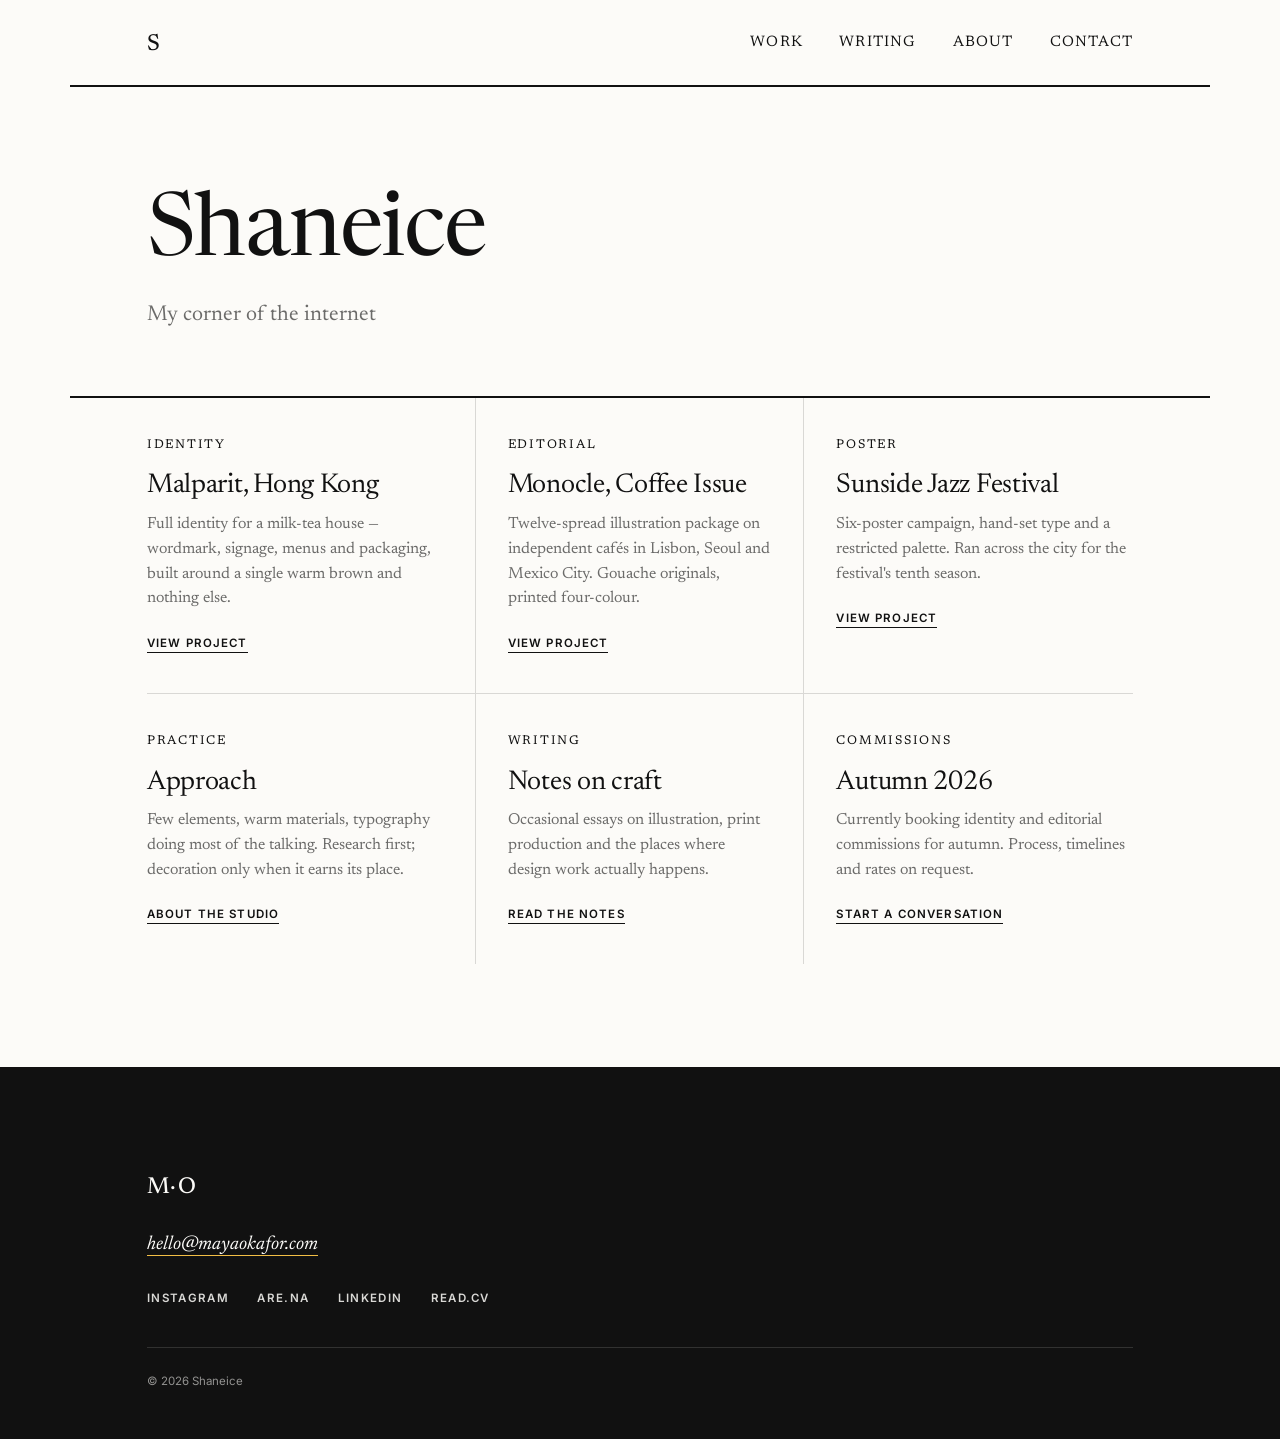
<file: index-3.html>
<!DOCTYPE html>
<html lang="en">
<head>
<meta charset="UTF-8">
<meta name="viewport" content="width=device-width, initial-scale=1.0">
<title>Shaneice</title>
<meta name="description" content="Shaneice">

<!-- ============================================================
  QUICK START
  1. Find/replace "Shaneice" (also update <title>).
  2. Edit nav links to point at your subpages.
  3. Rewrite the hero title/subtitle and the six grid cards.
     Each card: a small-caps tag, a title, body text, and a link.
  4. Update footer email + social links.
  5. Push to <you>.github.io, or enable Pages on any repo
     (Settings → Pages → Deploy from branch → /root).
============================================================= -->

<link rel="preconnect" href="https://fonts.googleapis.com">
<link rel="preconnect" href="https://fonts.gstatic.com" crossorigin>
<link href="https://fonts.googleapis.com/css2?family=Newsreader:ital,opsz,wght@0,6..72,400;0,6..72,500;1,6..72,400&family=Inter:wght@400;500;600&display=swap" rel="stylesheet">
<link rel="stylesheet" href="style.css">
</head>
<body>

<!-- ============ NAV (wireframe: logo / links / actions) ============ -->
<header class="nav">
  <a href="index.html" class="wordmark">S</a>
  <nav class="nav-links" aria-label="Primary">
    <a href="work.html">Work</a>
    <a href="writing.html">Writing</a>
    <a href="about.html">About</a>
    <a href="contact.html">Contact</a>
  </nav>
</header>

<!-- ============ HERO (wireframe: Title / Subtitle band) ============ -->
<section class="hero">
  <h1 class="hero-title">Shaneice</h1>
  <p class="hero-sub">My corner of the internet</p>
</section>

<!-- ============ GRID (wireframe: 3 × 2 blocks) ============ -->
<section class="grid-section" aria-label="Selected work and practice">
  <div class="grid">

    <article class="cell">
      <p class="cell-tag">Identity</p>
      <h2 class="cell-title">Malparit, Hong Kong</h2>
      <p class="cell-body">Full identity for a milk-tea house — wordmark,
      signage, menus and packaging, built around a single warm brown and
      nothing else.</p>
      <a class="cell-link" href="work.html">View project</a>
    </article>

    <article class="cell">
      <p class="cell-tag">Editorial</p>
      <h2 class="cell-title">Monocle, Coffee Issue</h2>
      <p class="cell-body">Twelve-spread illustration package on independent
      cafés in Lisbon, Seoul and Mexico City. Gouache originals, printed
      four-colour.</p>
      <a class="cell-link" href="work.html">View project</a>
    </article>

    <article class="cell">
      <p class="cell-tag">Poster</p>
      <h2 class="cell-title">Sunside Jazz Festival</h2>
      <p class="cell-body">Six-poster campaign, hand-set type and a
      restricted palette. Ran across the city for the festival's tenth
      season.</p>
      <a class="cell-link" href="work.html">View project</a>
    </article>

    <article class="cell">
      <p class="cell-tag">Practice</p>
      <h2 class="cell-title">Approach</h2>
      <p class="cell-body">Few elements, warm materials, typography doing
      most of the talking. Research first; decoration only when it earns
      its place.</p>
      <a class="cell-link" href="about.html">About the studio</a>
    </article>

    <article class="cell">
      <p class="cell-tag">Writing</p>
      <h2 class="cell-title">Notes on craft</h2>
      <p class="cell-body">Occasional essays on illustration, print
      production and the places where design work actually happens.</p>
      <a class="cell-link" href="writing.html">Read the notes</a>
    </article>

    <article class="cell">
      <p class="cell-tag">Commissions</p>
      <h2 class="cell-title">Autumn 2026</h2>
      <p class="cell-body">Currently booking identity and editorial
      commissions for autumn. Process, timelines and rates on request.</p>
      <a class="cell-link" href="contact.html">Start a conversation</a>
    </article>

  </div>
</section>
  <section><div><a
  data-pin-do="embedBoard"
  data-pin-board-width="400"
  data-pin-scale-height="240"
  data-pin-scale-width="80"
  href="https://ca.pinterest.com/shaneicecom/cities/ottawa/"
></a>
</div></section>

<!-- ============ FOOTER (wireframe: logo + socials) ============ -->
<footer class="footer">
  <div class="footer-inner">
    <p class="footer-mark">M·O</p>
    <p class="footer-line">
      <a href="mailto:hello@mayaokafor.com">hello@mayaokafor.com</a>
    </p>
    <nav class="footer-social" aria-label="Social">
      <a href="#">Instagram</a>
      <a href="#">Are.na</a>
      <a href="#">LinkedIn</a>
      <a href="#">Read.cv</a>
    </nav>
    <p class="footer-fine">© 2026 Shaneice</p>
  </div>
</footer>

</body>
</html>
</file>
<file: style.css>
/* ==========================================================
   TOKENS
   Editorial direction from the references: near-white paper,
   true black ink, black rules doing the structure (Monocle /
   NYT Arts / Kinfolk), one warm yellow accent (Monocle's
   subscribe block). Flat surfaces — no cards, no shadows,
   no rounded corners. Space comes from wide gutters and
   tall vertical rhythm, not from decoration.
========================================================== */
:root {
  --paper: #FCFBF8;
  --ink: #111111;
  --ink-60: rgba(17, 17, 17, 0.62);
  --ink-15: rgba(17, 17, 17, 0.15);
  --accent: #F2BE45;          /* Monocle yellow — solid button + highlights */

  --serif: "Newsreader", serif;
  --sans: "Inter", sans-serif;

  --max: 1140px;
  --pad: clamp(1.5rem, 6vw, 5.5rem);
  --rhythm: clamp(3.5rem, 8vw, 6.5rem);
}

* { box-sizing: border-box; }

html { -webkit-text-size-adjust: 100%; }

body {
  margin: 0;
  background: var(--paper);
  color: var(--ink);
  font-family: var(--sans);
  font-size: 16px;
  line-height: 1.6;
  -webkit-font-smoothing: antialiased;
}

a { color: inherit; }

/* ==========================================================
   NAV — Monocle top bar: small caps utilities, serif wordmark,
   a full black rule underneath.
========================================================== */
.nav {
  max-width: var(--max);
  margin: 0 auto;
  padding: 1.6rem var(--pad) 1.4rem;
  display: flex;
  align-items: center;
  justify-content: space-between;
  gap: 1.5rem;
  border-bottom: 2px solid var(--ink);
}

.wordmark {
  font-family: var(--serif);
  font-weight: 500;
  font-size: 1.45rem;
  letter-spacing: 0.06em;
  text-transform: uppercase;
  text-decoration: none;
}

.nav-links {
  display: flex;
  gap: clamp(1rem, 3vw, 2.25rem);
}
.nav-links a {
  font-family: var(--serif);
  font-size: 0.95rem;
  font-weight: 400;
  letter-spacing: 0.08em;
  text-transform: uppercase;
  text-decoration: none;
  padding-bottom: 2px;
  border-bottom: 1px solid transparent;
  transition: border-color 0.15s ease;
}
.nav-links a:hover,
.nav-links a:focus-visible {
  border-color: var(--ink);
}

.nav-actions { display: flex; gap: 0.6rem; }

/* Buttons — square blocks, Monocle subscribe style */
.btn {
  font-size: 0.72rem;
  font-weight: 600;
  letter-spacing: 0.1em;
  text-transform: uppercase;
  text-decoration: none;
  padding: 0.7em 1.3em;
  border: 1px solid var(--ink);
  border-radius: 0;
  transition: background 0.15s ease, color 0.15s ease;
  display: inline-block;
}
.btn-ghost:hover,
.btn-ghost:focus-visible {
  background: var(--ink);
  color: var(--paper);
}
.btn-solid {
  background: var(--accent);
  border-color: var(--accent);
  color: var(--ink);
}
.btn-solid:hover,
.btn-solid:focus-visible {
  background: var(--ink);
  border-color: var(--ink);
  color: var(--paper);
}

/* ==========================================================
   HERO — section opener in the Kinfolk register: big serif
   left, heavy rule below closing the band.
========================================================== */
.hero {
  max-width: var(--max);
  margin: 0 auto;
  padding: var(--rhythm) var(--pad) clamp(2.5rem, 6vw, 4rem);
  border-bottom: 2px solid var(--ink);
}

.hero-title {
  font-family: var(--serif);
  font-weight: 400;
  font-size: clamp(2.8rem, 8vw, 5.5rem);
  line-height: 1.02;
  letter-spacing: -0.015em;
  margin: 0 0 1.25rem;
}

.hero-sub {
  font-family: var(--serif);
  font-size: clamp(1.1rem, 2.2vw, 1.35rem);
  font-style: normal;
  line-height: 1.5;
  color: var(--ink-60);
  max-width: 36em;
  margin: 0;
}

/* ==========================================================
   GRID — newspaper columns: flat cells divided by vertical
   hairlines (NYT Arts / Monocle three-column front).
========================================================== */
.grid-section {
  max-width: var(--max);
  margin: 0 auto;
  padding: 0 var(--pad) var(--rhythm);
}

.grid {
  display: grid;
  grid-template-columns: repeat(3, 1fr);
  gap: 0;
}

.cell {
  padding: clamp(1.75rem, 3vw, 2.5rem) clamp(1.25rem, 2.5vw, 2rem);
  background: transparent;
  border: 0;
  border-right: 1px solid var(--ink-15);
  border-bottom: 1px solid var(--ink-15);
  border-radius: 0;
  transition: none;
}
/* trim outer edges so rules only run between columns/rows */
.cell:nth-child(3n) { border-right: 0; }
.cell:nth-child(3n + 1) { padding-left: 0; }
.cell:nth-child(3n) { padding-right: 0; }
.cell:nth-last-child(-n + 3) { border-bottom: 0; }
.cell:hover,
.cell:focus-within {
  transform: none;
  box-shadow: none;
}

.cell-tag {
  font-family: var(--serif);
  font-size: 0.78rem;
  font-weight: 400;
  letter-spacing: 0.14em;
  text-transform: uppercase;
  color: var(--ink);
  margin: 0 0 0.9rem;
}

.cell-title {
  font-family: var(--serif);
  font-weight: 400;
  font-size: clamp(1.4rem, 2.2vw, 1.7rem);
  line-height: 1.18;
  letter-spacing: -0.01em;
  margin: 0 0 0.6rem;
}

.cell-body {
  font-family: var(--serif);
  font-size: 1rem;
  line-height: 1.55;
  color: var(--ink-60);
  margin: 0 0 1.1rem;
}

.cell-link {
  font-size: 0.72rem;
  font-weight: 600;
  letter-spacing: 0.1em;
  text-transform: uppercase;
  text-decoration: none;
  border-bottom: 1px solid var(--ink);
  padding-bottom: 2px;
  transition: background 0.15s ease;
}
.cell-link:hover,
.cell-link:focus-visible {
  background: var(--accent);
}

/* ==========================================================
   FOOTER — full black band, square, Monocle-dark-module.
========================================================== */
.footer {
  background: var(--ink);
  color: var(--paper);
  border-radius: 0;
}

.footer-inner {
  max-width: var(--max);
  margin: 0 auto;
  padding: var(--rhythm) var(--pad) clamp(2rem, 5vw, 3rem);
}

.footer-mark {
  font-family: var(--serif);
  font-weight: 500;
  font-size: 1.45rem;
  letter-spacing: 0.06em;
  text-transform: uppercase;
  margin: 0 0 1.5rem;
}

.footer-line { margin: 0 0 1.75rem; }
.footer-line a {
  font-family: var(--serif);
  font-style: italic;
  font-size: 1.2rem;
  text-decoration: none;
  border-bottom: 1px solid var(--accent);
  padding-bottom: 1px;
  transition: color 0.15s ease;
}
.footer-line a:hover,
.footer-line a:focus-visible { color: var(--accent); }

.footer-social {
  display: flex;
  flex-wrap: wrap;
  gap: 0.4rem 1.75rem;
  margin-bottom: 2.5rem;
}
.footer-social a {
  font-size: 0.72rem;
  font-weight: 600;
  letter-spacing: 0.12em;
  text-transform: uppercase;
  text-decoration: none;
  opacity: 0.85;
  transition: opacity 0.15s ease, color 0.15s ease;
}
.footer-social a:hover,
.footer-social a:focus-visible { opacity: 1; color: var(--accent); }

.footer-fine {
  font-size: 0.72rem;
  opacity: 0.55;
  margin: 0;
  padding-top: 1.5rem;
  border-top: 1px solid rgba(252, 251, 248, 0.25);
}

/* ==========================================================
   A11Y & RESPONSIVE
========================================================== */
a:focus-visible {
  outline: 2px solid var(--accent);
  outline-offset: 3px;
}

@media (max-width: 900px) {
  .grid { grid-template-columns: repeat(2, 1fr); }
  /* recompute the ruled edges for 2 columns */
  .cell:nth-child(3n) { border-right: 1px solid var(--ink-15); padding-right: clamp(1.25rem, 2.5vw, 2rem); }
  .cell:nth-child(3n + 1) { padding-left: clamp(1.25rem, 2.5vw, 2rem); }
  .cell:nth-child(2n) { border-right: 0; padding-right: 0; }
  .cell:nth-child(2n + 1) { padding-left: 0; }
  .cell:nth-last-child(-n + 3) { border-bottom: 1px solid var(--ink-15); }
  .cell:nth-last-child(-n + 2) { border-bottom: 0; }
}

@media (max-width: 640px) {
  .nav { flex-wrap: wrap; }
  .nav-links { order: 3; width: 100%; padding-top: 0.9rem; }
  .grid { grid-template-columns: 1fr; }
  .cell,
  .cell:nth-child(3n),
  .cell:nth-child(2n) {
    border-right: 0;
    padding-left: 0;
    padding-right: 0;
    border-bottom: 1px solid var(--ink-15);
  }
  .cell:last-child { border-bottom: 0; }
}
</file>
